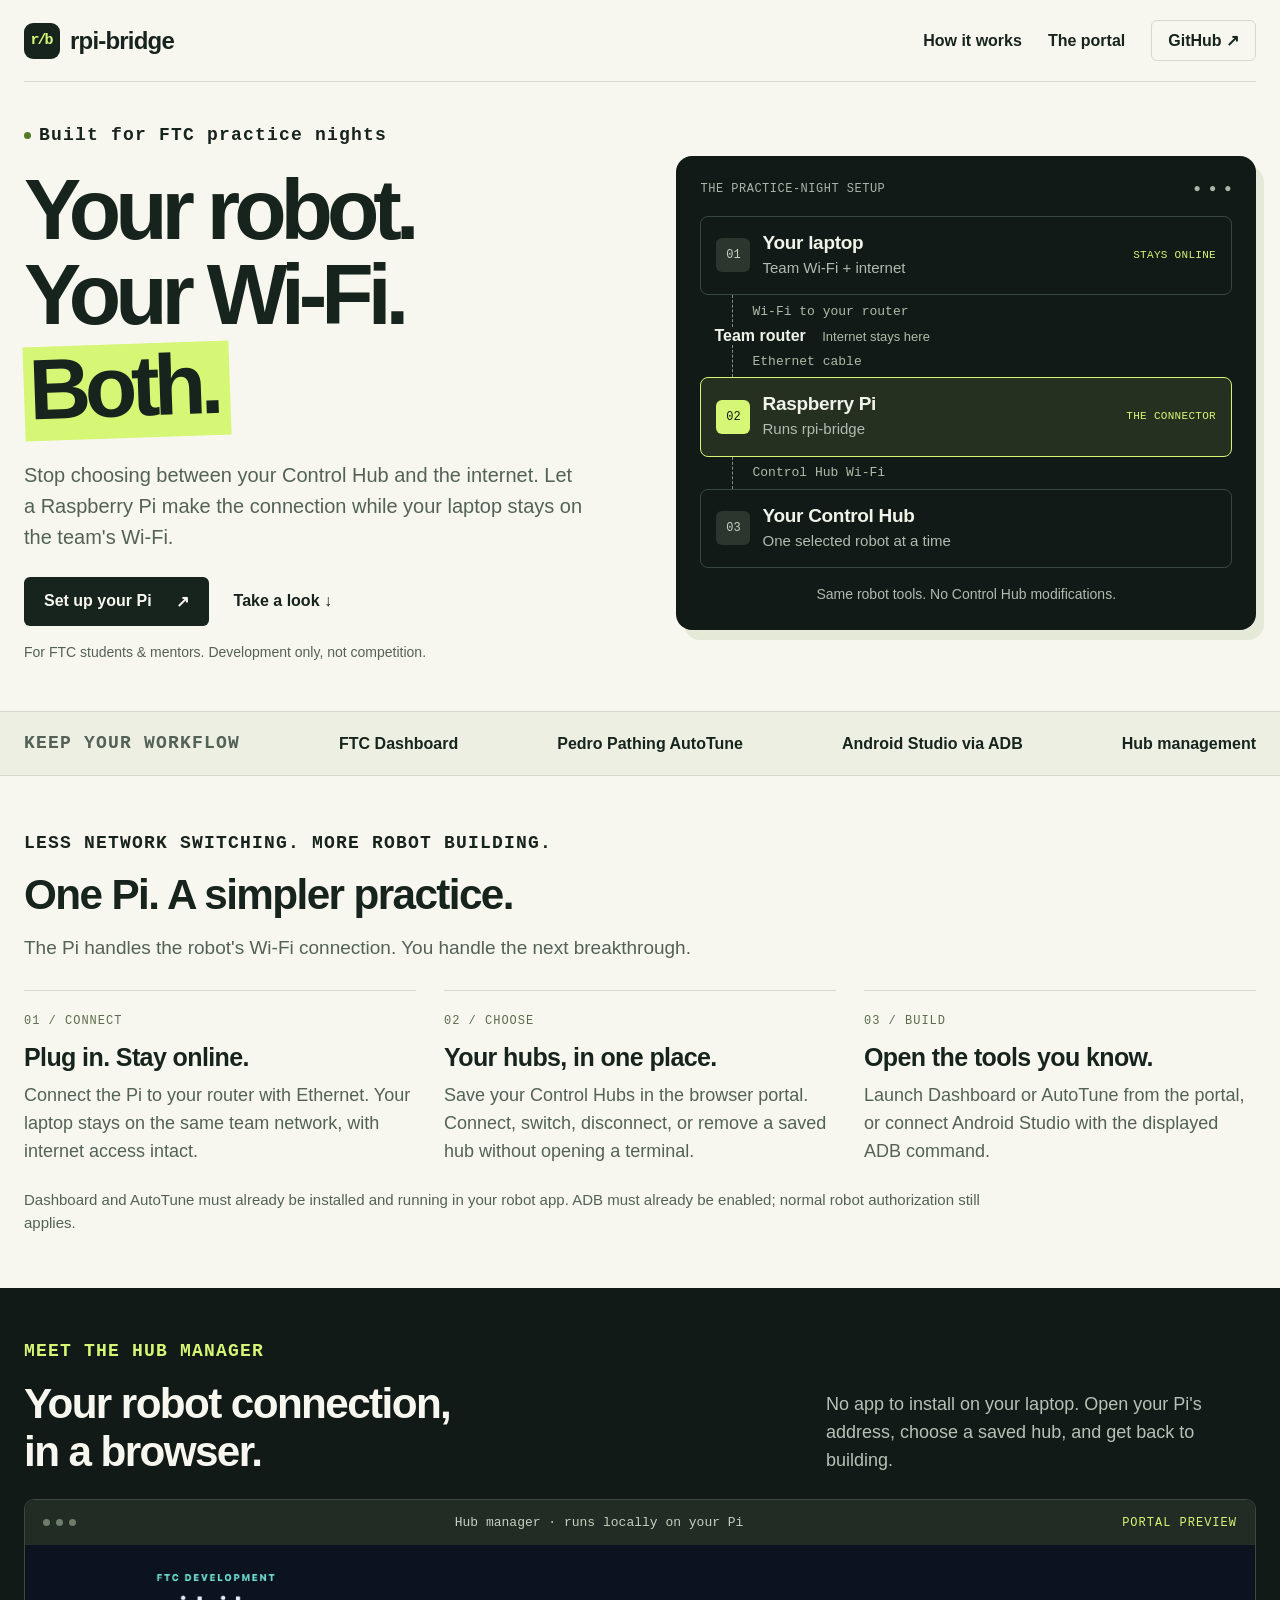
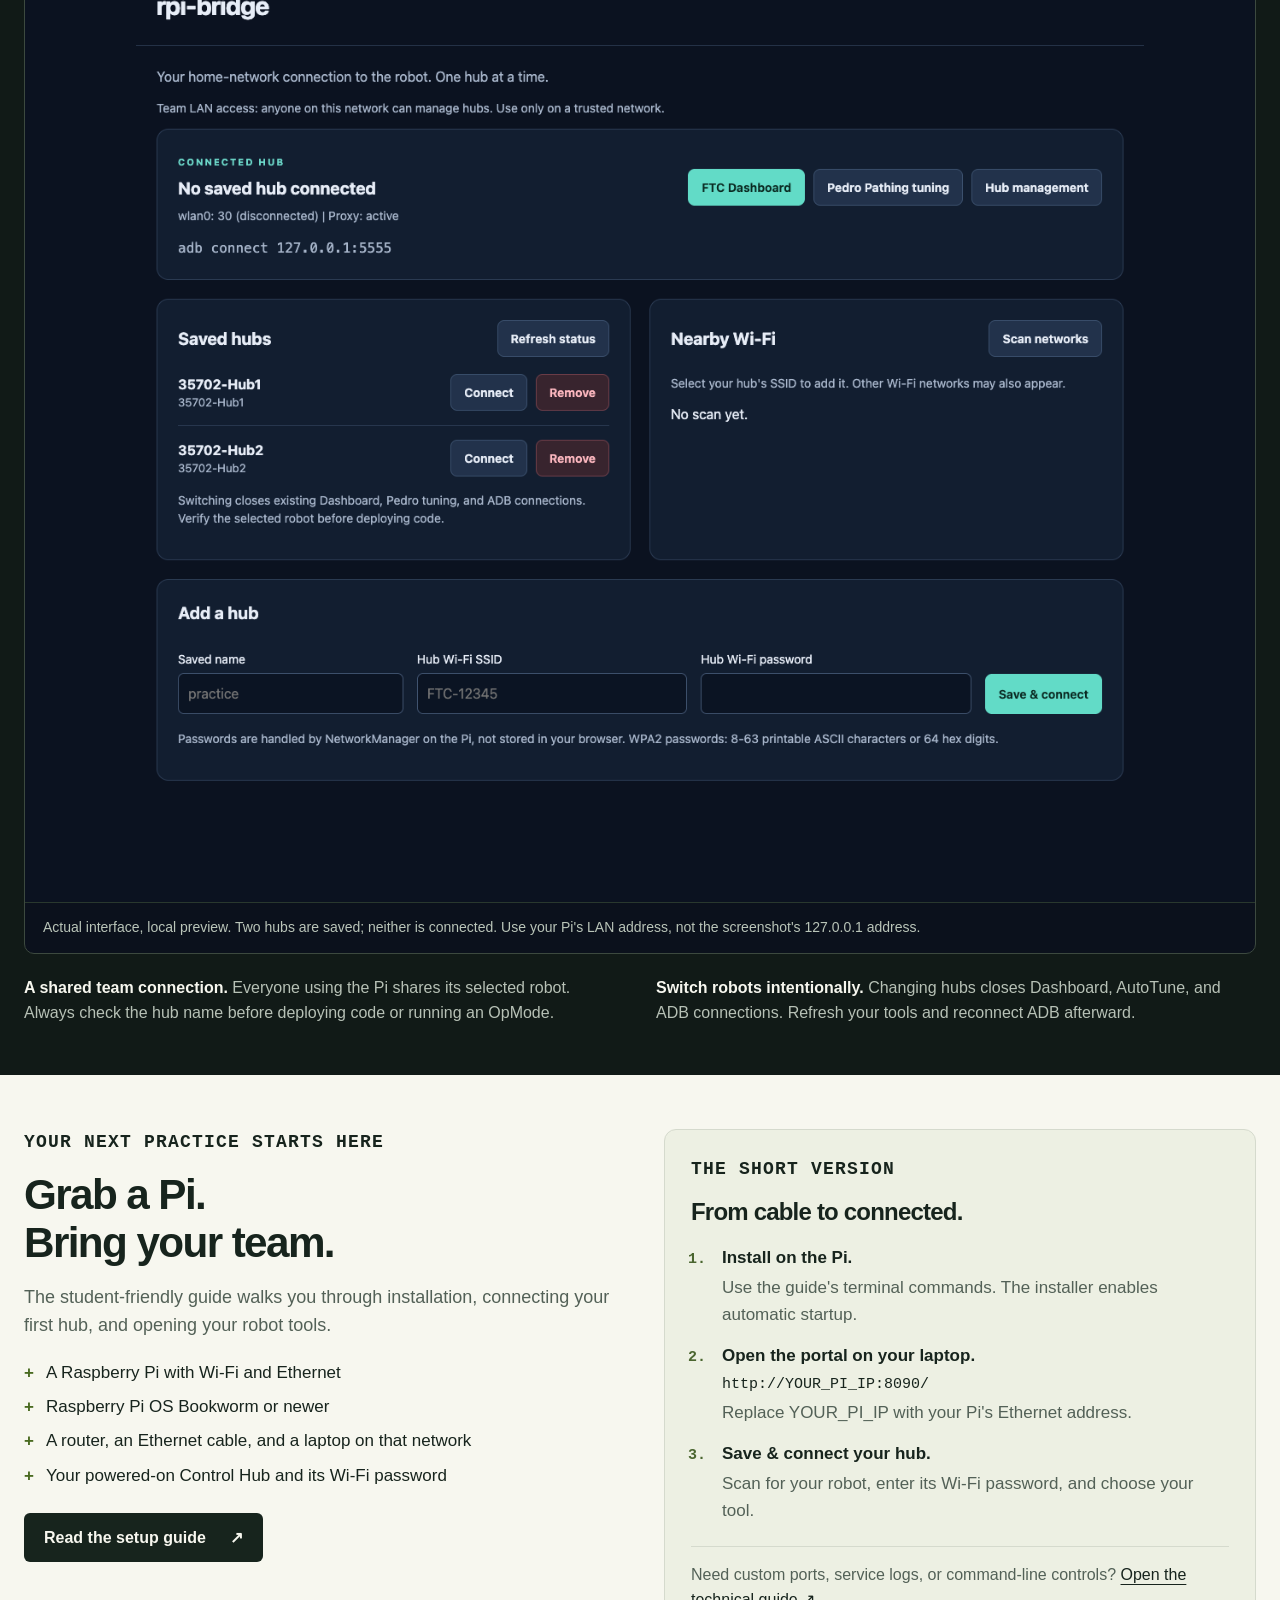
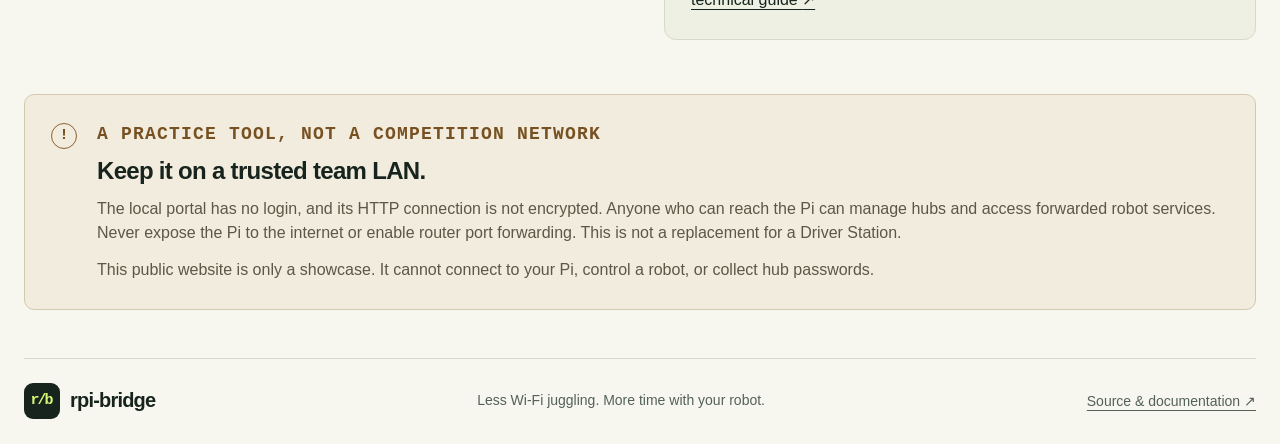
<file: docs/index.html>
<!doctype html>
<html lang="en">
<head>
  <meta charset="utf-8">
  <meta name="viewport" content="width=device-width, initial-scale=1">
  <meta name="theme-color" content="#111a17">
  <meta name="description" content="Keep your internet. Connect to your FTC robot. rpi-bridge links your team's network to a Control Hub through a Raspberry Pi.">
  <title>rpi-bridge | Your robot. Your Wi-Fi. Both.</title>
  <link rel="icon" href="data:image/svg+xml,%3Csvg xmlns='http://www.w3.org/2000/svg' viewBox='0 0 64 64'%3E%3Crect width='64' height='64' rx='16' fill='%23111a17'/%3E%3Cpath d='M14 42V23h12v19m12 0V23h12v19M26 32h12' fill='none' stroke='%23d6f675' stroke-width='6'/%3E%3C/svg%3E">
  <link rel="stylesheet" href="site.css">
</head>
<body>
  <a class="skip-link" href="#main">Skip to content</a>
  <header class="site-header wrap">
    <a class="brand" href="./" aria-label="rpi-bridge home"><span class="brand-mark" aria-hidden="true">r/b</span>rpi-bridge</a>
    <nav aria-label="Main navigation">
      <a href="#how-it-works">How it works</a>
      <a href="#portal">The portal</a>
      <a class="nav-github" href="https://github.com/DigitalPineapple/rpi-bridge">GitHub <span aria-hidden="true">&#8599;</span></a>
    </nav>
  </header>

  <main id="main">
    <section class="hero wrap" aria-labelledby="hero-title">
      <div class="hero-copy">
        <p class="eyebrow"><span class="status-dot" aria-hidden="true"></span> Built for FTC practice nights</p>
        <h1 id="hero-title">Your robot.<br>Your Wi-Fi.<br><span>Both.</span></h1>
        <p class="hero-description">Stop choosing between your Control Hub and the internet. Let a Raspberry Pi make the connection while your laptop stays on the team's Wi-Fi.</p>
        <div class="hero-actions">
          <a class="button button-dark" href="https://github.com/DigitalPineapple/rpi-bridge#1-install-on-the-pi">Set up your Pi <span aria-hidden="true">&#8599;</span></a>
          <a class="text-link" href="#portal">Take a look <span aria-hidden="true">&#8595;</span></a>
        </div>
        <p class="hero-note">For FTC students &amp; mentors. Development only, not competition.</p>
      </div>

      <div class="network-card" aria-label="Your laptop connects to the team router over Wi-Fi. The router connects to the Raspberry Pi over Ethernet. The Pi connects to one Control Hub over Wi-Fi.">
        <div class="card-topline"><span>THE PRACTICE-NIGHT SETUP</span><span aria-hidden="true">&#9679; &#9679; &#9679;</span></div>
        <div class="network-node">
          <span class="node-icon" aria-hidden="true">01</span>
          <div><h2>Your laptop</h2><p>Team Wi-Fi + internet</p></div>
          <span class="node-label">STAYS ONLINE</span>
        </div>
        <div class="network-line"><span>Wi-Fi to your router</span></div>
        <div class="router-node">Team router <span>Internet stays here</span></div>
        <div class="network-line"><span>Ethernet cable</span></div>
        <div class="network-node pi-node">
          <span class="node-icon" aria-hidden="true">02</span>
          <div><h2>Raspberry Pi</h2><p>Runs rpi-bridge</p></div>
          <span class="node-label">THE CONNECTOR</span>
        </div>
        <div class="network-line"><span>Control Hub Wi-Fi</span></div>
        <div class="network-node">
          <span class="node-icon" aria-hidden="true">03</span>
          <div><h2>Your Control Hub</h2><p>One selected robot at a time</p></div>
        </div>
        <p class="diagram-note">Same robot tools. No Control Hub modifications.</p>
      </div>
    </section>

    <div class="tool-strip">
      <div class="wrap tool-strip-inner"><span class="eyebrow">KEEP YOUR WORKFLOW</span><span>FTC Dashboard</span><span>Pedro Pathing AutoTune</span><span>Android Studio via ADB</span><span>Hub management</span></div>
    </div>

    <section class="section wrap" id="how-it-works" aria-labelledby="how-title">
      <div class="section-heading">
        <p class="eyebrow">LESS NETWORK SWITCHING. MORE ROBOT BUILDING.</p>
        <h2 id="how-title">One Pi. A simpler practice.</h2>
        <p>The Pi handles the robot's Wi-Fi connection. You handle the next breakthrough.</p>
      </div>
      <div class="feature-grid">
        <article class="feature">
          <span class="feature-number">01 / CONNECT</span>
          <h3>Plug in. Stay online.</h3>
          <p>Connect the Pi to your router with Ethernet. Your laptop stays on the same team network, with internet access intact.</p>
        </article>
        <article class="feature">
          <span class="feature-number">02 / CHOOSE</span>
          <h3>Your hubs, in one place.</h3>
          <p>Save your Control Hubs in the browser portal. Connect, switch, disconnect, or remove a saved hub without opening a terminal.</p>
        </article>
        <article class="feature">
          <span class="feature-number">03 / BUILD</span>
          <h3>Open the tools you know.</h3>
          <p>Launch Dashboard or AutoTune from the portal, or connect Android Studio with the displayed ADB command.</p>
        </article>
      </div>
      <p class="section-footnote">Dashboard and AutoTune must already be installed and running in your robot app. ADB must already be enabled; normal robot authorization still applies.</p>
    </section>

    <section class="portal-section" id="portal" aria-labelledby="portal-title">
      <div class="wrap">
        <div class="portal-heading">
          <div><p class="eyebrow">MEET THE HUB MANAGER</p><h2 id="portal-title">Your robot connection,<br>in a browser.</h2></div>
          <p>No app to install on your laptop. Open your Pi's address, choose a saved hub, and get back to building.</p>
        </div>
        <figure class="portal-preview">
          <div class="preview-bar"><span class="preview-dots" aria-hidden="true"><i></i><i></i><i></i></span><span>Hub manager &middot; runs locally on your Pi</span><span class="preview-label">PORTAL PREVIEW</span></div>
          <a href="images/web-portal.png" aria-label="View the full-size hub manager screenshot"><img src="images/web-portal.png" alt="Laptop view of the hub manager with saved hubs, Connect and Remove buttons, robot-tool links, nearby Wi-Fi scanning, and the Add a hub form." width="1440" height="1120" loading="lazy"></a>
          <figcaption>Actual interface, local preview. Two hubs are saved; neither is connected. Use your Pi's LAN address, not the screenshot's 127.0.0.1 address.</figcaption>
        </figure>
        <div class="portal-details"><p><strong>A shared team connection.</strong> Everyone using the Pi shares its selected robot. Always check the hub name before deploying code or running an OpMode.</p><p><strong>Switch robots intentionally.</strong> Changing hubs closes Dashboard, AutoTune, and ADB connections. Refresh your tools and reconnect ADB afterward.</p></div>
      </div>
    </section>

    <section class="section wrap setup-section" id="get-started" aria-labelledby="setup-title">
      <div>
        <p class="eyebrow">YOUR NEXT PRACTICE STARTS HERE</p>
        <h2 id="setup-title">Grab a Pi.<br>Bring your team.</h2>
        <p class="setup-intro">The student-friendly guide walks you through installation, connecting your first hub, and opening your robot tools.</p>
        <ul class="requirements">
          <li>A Raspberry Pi with Wi-Fi and Ethernet</li>
          <li>Raspberry Pi OS Bookworm or newer</li>
          <li>A router, an Ethernet cable, and a laptop on that network</li>
          <li>Your powered-on Control Hub and its Wi-Fi password</li>
        </ul>
        <a class="button button-dark" href="https://github.com/DigitalPineapple/rpi-bridge#before-you-start">Read the setup guide <span aria-hidden="true">&#8599;</span></a>
      </div>
      <aside class="setup-card" aria-labelledby="three-steps">
        <p class="eyebrow">THE SHORT VERSION</p>
        <h3 id="three-steps">From cable to connected.</h3>
        <ol class="setup-steps">
          <li><strong>Install on the Pi.</strong><span>Use the guide's terminal commands. The installer enables automatic startup.</span></li>
          <li><strong>Open the portal on your laptop.</strong><code>http://YOUR_PI_IP:8090/</code><span>Replace YOUR_PI_IP with your Pi's Ethernet address.</span></li>
          <li><strong>Save &amp; connect your hub.</strong><span>Scan for your robot, enter its Wi-Fi password, and choose your tool.</span></li>
        </ol>
        <p>Need custom ports, service logs, or command-line controls? <a href="https://github.com/DigitalPineapple/rpi-bridge/blob/main/docs/technical-guide.md">Open the technical guide <span aria-hidden="true">&#8599;</span></a></p>
      </aside>
    </section>

    <section class="safety-section wrap" aria-labelledby="safety-title">
      <span class="safety-symbol" aria-hidden="true">!</span>
      <div><p class="eyebrow">A PRACTICE TOOL, NOT A COMPETITION NETWORK</p><h2 id="safety-title">Keep it on a trusted team LAN.</h2><p>The local portal has no login, and its HTTP connection is not encrypted. Anyone who can reach the Pi can manage hubs and access forwarded robot services. Never expose the Pi to the internet or enable router port forwarding. This is not a replacement for a Driver Station.</p><p>This public website is only a showcase. It cannot connect to your Pi, control a robot, or collect hub passwords.</p></div>
    </section>
  </main>

  <footer class="site-footer wrap"><a class="brand" href="./"><span class="brand-mark" aria-hidden="true">r/b</span>rpi-bridge</a><p>Less Wi-Fi juggling. More time with your robot.</p><a href="https://github.com/DigitalPineapple/rpi-bridge">Source &amp; documentation <span aria-hidden="true">&#8599;</span></a></footer>
</body>
</html>
</file>
<file: docs/site.css>
@charset "UTF-8";

:root {
  color-scheme: light;
  --paper: #f7f7ef;
  --ink: #17241d;
  --muted: #536157;
  --lime: #d6f675;
  --line: #d5dacd;
  --dark: #111a17;
  font-family: -apple-system, BlinkMacSystemFont, "Segoe UI", sans-serif;
  font-size: 17px;
  color: var(--ink);
  background: var(--paper);
}

* { box-sizing: border-box; }
html { scroll-behavior: smooth; scroll-padding-top: 24px; }
body { margin: 0; }
a { color: inherit; text-underline-offset: 4px; }
a:hover { text-decoration-thickness: 2px; }
a:focus-visible { outline: 3px solid #477415; outline-offset: 6px; }
h1, h2, h3, p, figure { margin: 0; }
p { line-height: 1.55; }
.wrap { width: min(1280px, calc(100% - 48px)); margin-inline: auto; }
.skip-link { position: absolute; top: -80px; left: 16px; z-index: 2; background: var(--lime); padding: 14px; }
.skip-link:focus { top: 12px; }
.site-header { display: flex; justify-content: space-between; align-items: center; min-height: 82px; border-bottom: 1px solid var(--line); gap: 24px; }
.brand { display: inline-flex; align-items: center; gap: 10px; font-size: 24px; font-weight: 800; letter-spacing: -0.8px; text-decoration: none; white-space: nowrap; }
.brand-mark { display: grid; place-items: center; width: 36px; height: 36px; background: var(--ink); color: var(--lime); border-radius: 9px; font: bold 15px monospace; letter-spacing: -2px; padding-right: 2px; }
nav { display: flex; align-items: center; gap: 26px; font-size: 16px; font-weight: 600; }
nav a { text-decoration: none; }
.nav-github { border: 1px solid var(--line); padding: 10px 16px; border-radius: 6px; }
.hero { display: grid; grid-template-columns: 1.05fr 1fr; align-items: center; gap: 44px; padding-block: 40px 48px; }
.eyebrow { font: 700 18px/1.5 ui-monospace, SFMono-Regular, Consolas, monospace; letter-spacing: 1.2px; }
.hero .eyebrow { display: flex; align-items: center; gap: 8px; }
.status-dot { width: 7px; height: 7px; border-radius: 50%; background: #537b25; flex-shrink: 0; }
h1 { margin-top: 18px; font-size: clamp(64px, 6.7vw, 94px); line-height: 0.99; letter-spacing: -6px; font-weight: 850; }
h1 > span { display: inline-block; background: var(--lime); margin-top: 7px; padding: 0 12px 9px 5px; transform: rotate(-2deg); }
.hero-description { margin-top: 22px; max-width: 560px; color: var(--muted); font-size: 20px; }
.hero-actions { display: flex; align-items: center; gap: 25px; margin-top: 24px; }
.button { display: inline-flex; align-items: center; justify-content: space-between; gap: 24px; padding: 15px 20px; border-radius: 6px; font-size: 16px; font-weight: 700; text-decoration: none; transition: transform 150ms ease; }
.button:hover { transform: translateY(-2px); }
.button-dark { background: var(--ink); color: var(--paper); }
.text-link { font-size: 16px; font-weight: 650; text-decoration: none; }
.hero-note { margin-top: 16px; font-size: 14px; color: var(--muted); }
.network-card { padding: 24px; background: var(--dark); border-radius: 16px; color: #f0f3e8; box-shadow: 8px 10px 0 #e5e9d8; }
.card-topline { display: flex; justify-content: space-between; gap: 10px; color: #a9b5a8; font: 12px/1.5 ui-monospace, SFMono-Regular, Consolas, monospace; letter-spacing: 0.5px; margin-bottom: 18px; }
.network-node { display: flex; align-items: center; gap: 12px; padding: 15px; border: 1px solid #39483e; border-radius: 8px; }
.node-icon { display: grid; place-items: center; width: 34px; height: 34px; border-radius: 6px; background: #2a362e; color: #c5d3c3; font: 12px monospace; flex-shrink: 0; }
.network-node h2 { font-size: 19px; font-weight: 650; letter-spacing: -0.3px; }
.network-node p { font-size: 15px; color: #b0bcaf; margin-top: 3px; }
.node-label { margin-left: auto; color: var(--lime); font: 11px/1.4 ui-monospace, SFMono-Regular, Consolas, monospace; letter-spacing: 0.3px; text-align: right; max-width: 90px; }
.pi-node { border-color: var(--lime); background: #253020; }
.pi-node .node-icon { color: var(--dark); background: var(--lime); }
.network-line { height: 32px; margin-left: 32px; border-left: 1px dashed #829278; display: flex; align-items: center; padding-left: 19px; color: #aebca8; font: 13px monospace; }
.router-node { margin-left: 14px; font-size: 16px; font-weight: 600; }
.router-node span { font-size: 13px; color: #aebca8; margin-left: 12px; font-weight: 400; }
.diagram-note { margin-top: 16px; color: #b0bcaf; font-size: 14px; text-align: center; }
.tool-strip { border-block: 1px solid var(--line); background: #ecefe2; }
.tool-strip-inner { display: flex; justify-content: space-between; align-items: center; gap: 20px; padding-block: 18px; flex-wrap: wrap; }
.tool-strip-inner > span:not(.eyebrow) { font-size: 16px; font-weight: 650; }
.tool-strip .eyebrow { color: var(--muted); }
.section { padding-block: 54px; }
.section-heading { max-width: 780px; }
h2 { font-size: clamp(30px, 3.3vw, 43px); letter-spacing: -1.6px; line-height: 1.12; }
.section-heading h2 { margin-top: 14px; }
.section-heading > p:last-child { color: var(--muted); margin-top: 14px; font-size: 19px; }
.feature-grid { display: grid; grid-template-columns: repeat(3, 1fr); gap: 28px; margin-top: 28px; }
.feature { border-top: 1px solid var(--line); padding-top: 18px; }
.feature-number { font: 12px monospace; letter-spacing: 1px; color: #5b6d4d; }
.feature h3 { margin-top: 14px; font-size: 25px; letter-spacing: -0.6px; }
.feature p { color: var(--muted); font-size: 18px; margin-top: 10px; }
.section-footnote { color: var(--muted); font-size: 15px; margin-top: 22px; max-width: 1000px; }
.portal-section { background: var(--dark); color: var(--paper); padding-block: 50px; }
.portal-heading { display: flex; justify-content: space-between; align-items: end; gap: 36px; margin-bottom: 24px; }
.portal-heading .eyebrow { color: var(--lime); margin-bottom: 15px; }
.portal-heading > p { max-width: 430px; font-size: 18px; color: #b7c1b6; }
.portal-preview { border: 1px solid #3c493f; border-radius: 10px; overflow: hidden; background: #0b111c; }
.preview-bar { display: flex; justify-content: space-between; align-items: center; padding: 13px 18px; background: #202c24; gap: 18px; font: 13px/1.5 ui-monospace, SFMono-Regular, Consolas, monospace; color: #c5d0bf; }
.preview-dots { display: flex; gap: 6px; }
.preview-dots i { display: block; width: 7px; height: 7px; border-radius: 50%; background: #6d7d69; }
.preview-label { color: var(--lime); font-size: 12px; letter-spacing: 1px; }
.portal-preview a { display: block; }
.portal-preview img { display: block; width: 100%; height: auto; }
.portal-preview figcaption { padding: 14px 18px; color: #bac5b9; font-size: 14px; line-height: 1.55; border-top: 1px solid #29382e; }
.portal-details { display: grid; grid-template-columns: 1fr 1fr; gap: 32px; margin-top: 22px; color: #b7c1b6; font-size: 16px; }
.portal-details strong { color: var(--paper); }
.setup-section { display: grid; grid-template-columns: 1fr 1fr; gap: 48px; align-items: start; }
.setup-section h2 { margin-top: 15px; }
.setup-intro { font-size: 18px; color: var(--muted); margin-top: 18px; }
.requirements { list-style: none; padding: 0; margin: 20px 0 24px; }
.requirements li { position: relative; padding-left: 22px; font-size: 17px; line-height: 1.55; margin-bottom: 8px; }
.requirements li::before { content: "+"; position: absolute; left: 0; color: #496a20; font-weight: bold; }
.setup-card { background: #edf0e3; border: 1px solid var(--line); border-radius: 12px; padding: 26px; }
.setup-card h3 { margin-top: 15px; font-size: 24px; letter-spacing: -0.8px; }
.setup-steps { padding-left: 24px; margin-block: 22px; }
.setup-steps li { padding-left: 7px; margin-top: 18px; font-size: 17px; }
.setup-steps li::marker { font: bold 15px monospace; color: #4a652f; }
.setup-steps span { display: block; margin-top: 7px; color: var(--muted); line-height: 1.55; }
.setup-steps code { display: block; overflow-wrap: anywhere; font-size: 15px; margin-top: 10px; }
.setup-card > p:last-child { border-top: 1px solid var(--line); padding-top: 16px; font-size: 16px; color: var(--muted); }
.setup-card a { color: var(--ink); }
.safety-section { display: flex; align-items: start; gap: 20px; padding: 26px; border: 1px solid #d5c9ad; border-radius: 10px; background: #f1ecde; margin-bottom: 48px; }
.safety-symbol { display: grid; place-items: center; border: 1px solid #8a6333; width: 26px; height: 26px; border-radius: 50%; flex-shrink: 0; font: bold 15px monospace; color: #775121; margin-top: 2px; }
.safety-section .eyebrow { color: #775121; }
.safety-section h2 { font-size: 24px; letter-spacing: -0.7px; margin-top: 10px; }
.safety-section p:not(.eyebrow) { font-size: 16px; margin-top: 12px; color: #5e5647; }
.site-footer { display: flex; justify-content: space-between; gap: 24px; align-items: center; border-top: 1px solid var(--line); padding-block: 24px; }
.site-footer .brand { font-size: 20px; }
.site-footer p, .site-footer > a:last-child { font-size: 14px; color: var(--muted); }

@media (max-width: 1000px) {
  .hero { gap: 35px; }
  h1 { font-size: 76px; letter-spacing: -4px; }
  .network-card { padding: 20px; }
  .node-label { display: none; }
  .setup-section { gap: 40px; }
  .tool-strip-inner { justify-content: center; }
}

@media (max-width: 740px) {
  .wrap { width: calc(100% - 40px); }
  .site-header { min-height: 82px; gap: 12px; }
  nav { gap: 14px; font-size: 14px; }
  nav a:first-child { display: none; }
  .nav-github { padding: 8px 10px; }
  .brand { font-size: 20px; }
  .brand-mark { width: 30px; height: 30px; font-size: 13px; }
  .hero { grid-template-columns: 1fr; padding-block: 30px 36px; gap: 28px; }
  h1 { font-size: clamp(64px, 13vw, 86px); }
  .hero-description { font-size: 18px; }
  .hero-actions { gap: 18px; flex-wrap: wrap; }
  .button { padding: 14px 16px; gap: 16px; }
  .network-card { box-shadow: 6px 8px 0 #e5e9d8; }
  .node-label { display: none; }
  .tool-strip-inner { gap: 12px 20px; padding-block: 18px; }
  .tool-strip-inner > .eyebrow { width: 100%; text-align: center; }
  .tool-strip-inner > span:not(.eyebrow) { font-size: 15px; }
  .section { padding-block: 36px; }
  .feature-grid { grid-template-columns: 1fr; gap: 26px; margin-top: 30px; }
  .feature h3 { margin-top: 12px; }
  .portal-section { padding-block: 36px; }
  .portal-heading { display: block; }
  .portal-heading > p { margin-top: 20px; max-width: none; }
  .preview-bar { font-size: 12px; padding: 12px; gap: 10px; justify-content: start; }
  .preview-dots { display: none; }
  .preview-label { display: none; }
  .portal-preview figcaption { padding: 14px; font-size: 14px; }
  .portal-details { grid-template-columns: 1fr; gap: 18px; }
  .setup-section { grid-template-columns: 1fr; gap: 26px; }
  .setup-card { padding: 24px; }
  .safety-section { padding: 20px; gap: 12px; margin-bottom: 32px; }
  .safety-section h2 { font-size: 22px; }
  .site-footer { flex-wrap: wrap; gap: 18px; padding-block: 25px; }
  .site-footer p { width: 100%; order: 1; }
}

@media (prefers-reduced-motion: reduce) {
  html { scroll-behavior: auto; }
  .button { transition: none; }
}
</file>
